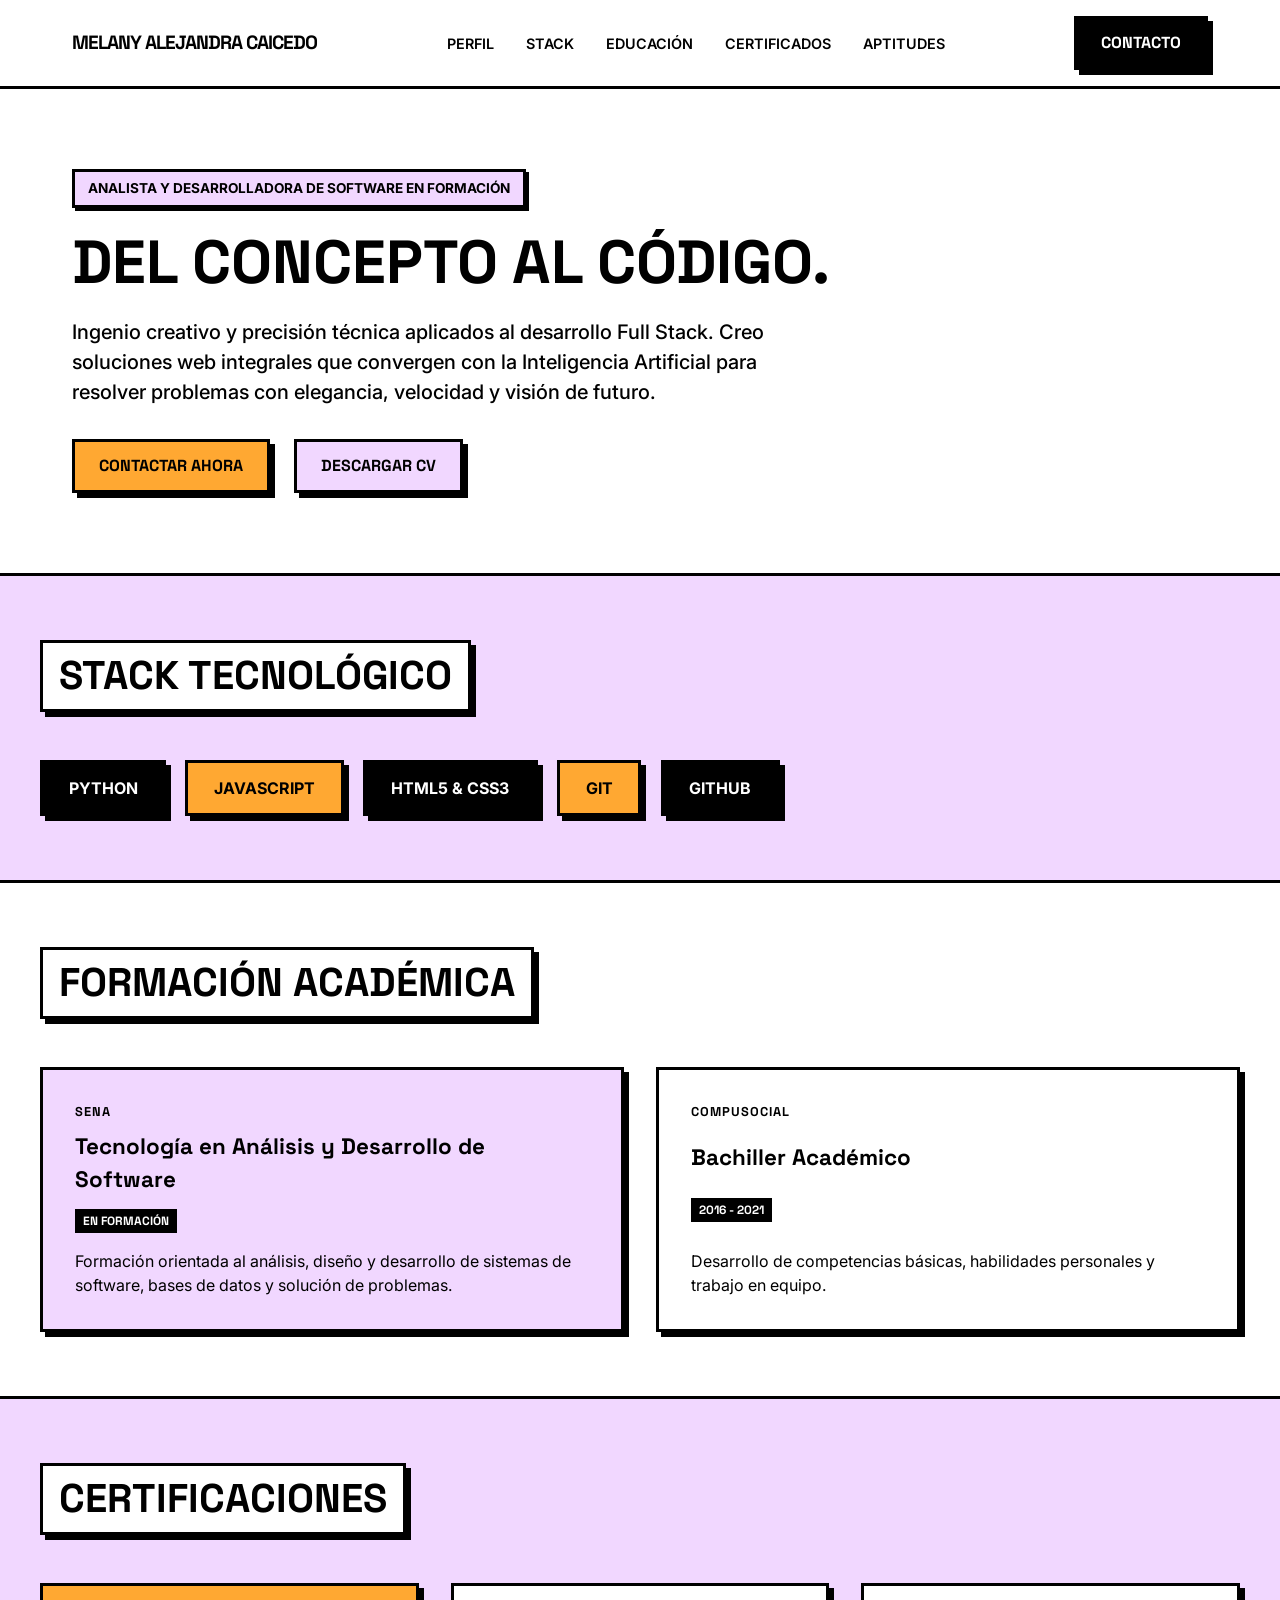
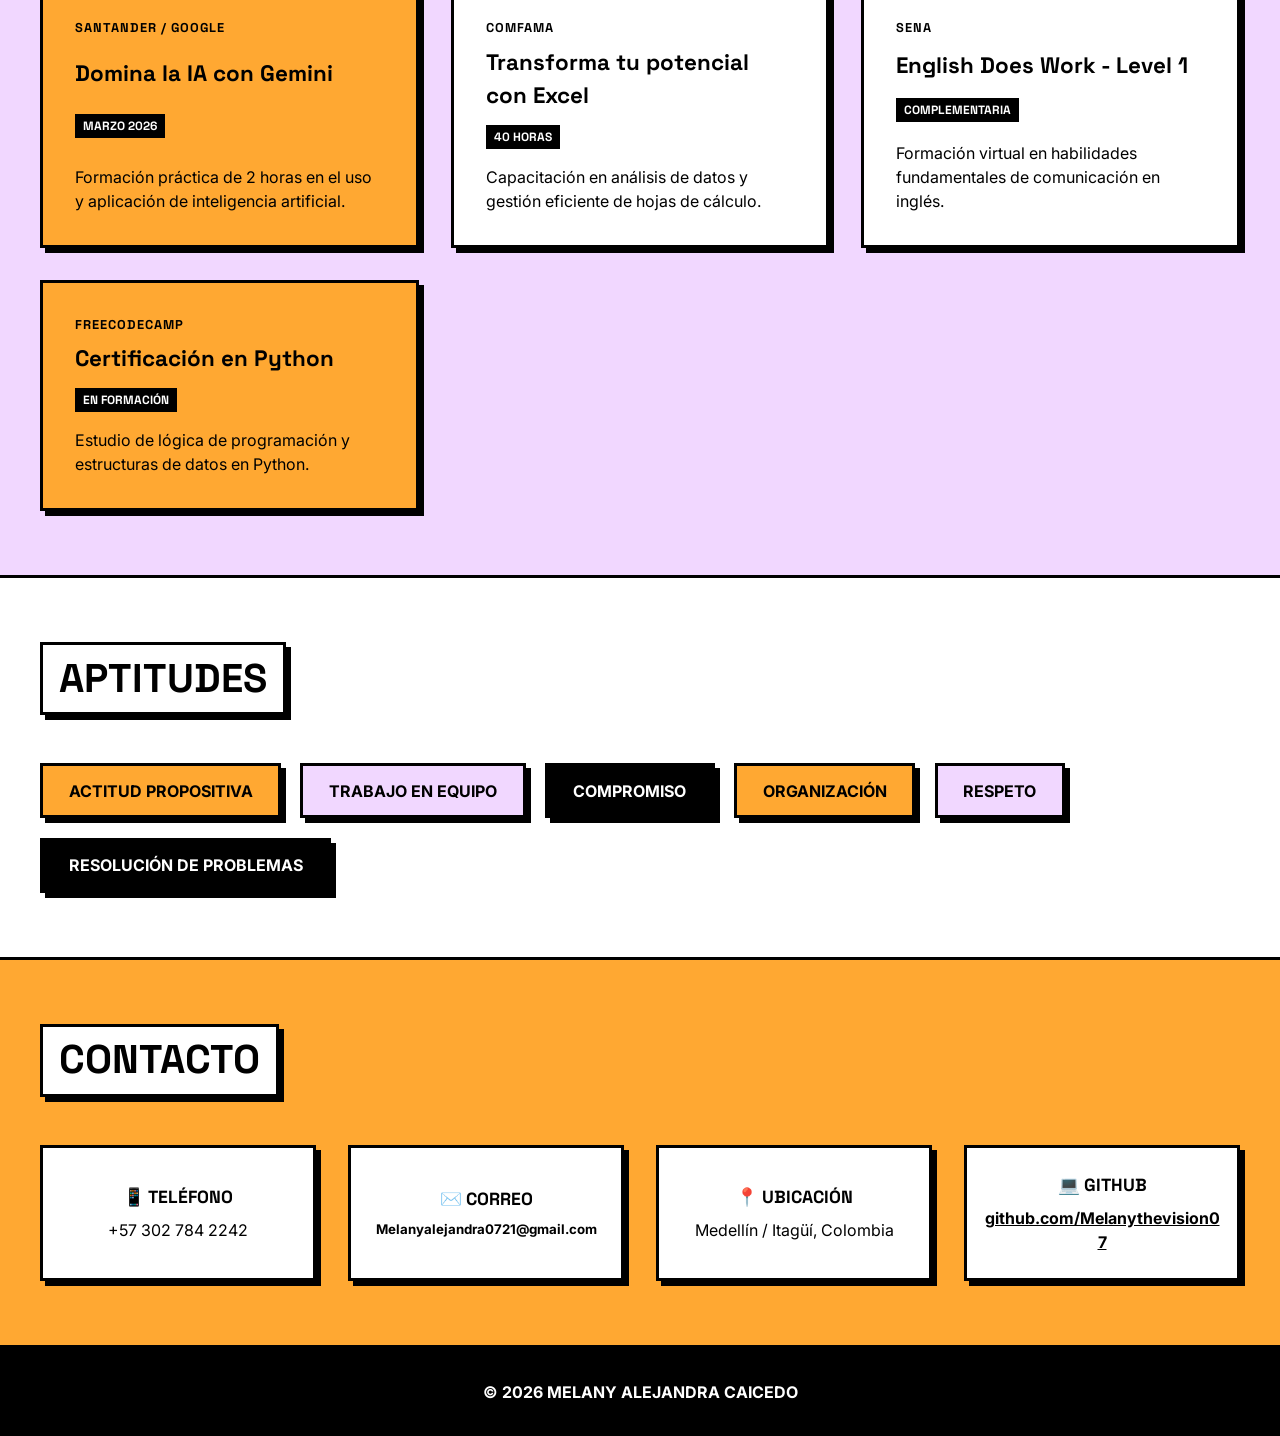
<file: index.html>
<!DOCTYPE html>
<html lang="es">
<head>
    <meta charset="UTF-8">
    <meta name="viewport" content="width=device-width, initial-scale=1.0">
    <title>Melany Alejandra Caicedo - Portafolio Neobrutalista</title>
    <link rel="stylesheet" href="styles.css">
    <!-- Fuente Space Grotesk para estilo Neobrutalista -->
    <link rel="preconnect" href="https://fonts.googleapis.com">
    <link rel="preconnect" href="https://fonts.gstatic.com" crossorigin>
    <link href="https://fonts.googleapis.com/css2?family=Space+Grotesk:wght@500;700;900&family=Inter:wght@400;600;800&display=swap" rel="stylesheet">
</head>
<body>

    <!-- Navegación con Flexbox -->
    <header class="header">
        <nav class="navbar">
            <div class="logo">MELANY ALEJANDRA CAICEDO</div>
            <ul class="nav-links">
                <li><a href="#perfil">Perfil</a></li>
                <li><a href="#tecnologias">Stack</a></li>
                <li><a href="#educacion">Educación</a></li>
                <li><a href="#certificaciones">Certificados</a></li>
                <li><a href="#aptitudes">Aptitudes</a></li>
            </ul>
            <a href="#contacto" class="btn btn-black">Contacto</a>
        </nav>
    </header>

    <!-- Sección Hero -->
    <section class="hero" id="perfil">
        <div class="hero-container">
            <div class="hero-badge">ANALISTA Y DESARROLLADORA DE SOFTWARE EN FORMACIÓN</div>
            <h1 class="hero-title">DEL CONCEPTO AL CÓDIGO.</h1>
            <p class="hero-subtitle">
                Ingenio creativo y precisión técnica aplicados al desarrollo Full Stack. Creo soluciones web integrales que convergen con la Inteligencia Artificial para resolver problemas con elegancia, velocidad y visión de futuro.
            </p>
            <div class="hero-buttons">
                <a href="#contacto" class="btn btn-orange">Contactar Ahora</a>
                <a href="cv.pdf" download="cv.pdf" target="_blank" class="btn btn-purple">Descargar CV</a>
            </div>
        </div>
    </section>

    <!-- Stack Tecnológico (Flexbox) -->
    <section class="section bg-purple" id="tecnologias">
        <div class="section-header">
            <h2 class="section-title">STACK TECNOLÓGICO</h2>
        </div>
        <div class="skills-flex">
            <div class="skill-pill pill-black">Python</div>
            <div class="skill-pill pill-orange">JavaScript</div>
            <div class="skill-pill pill-black">HTML5 & CSS3</div>
            <div class="skill-pill pill-orange">Git</div>
            <div class="skill-pill pill-black">GitHub</div>
        </div>
    </section>

    <!-- Educación (CSS Grid) -->
    <section class="section" id="educacion">
        <div class="section-header">
            <h2 class="section-title">FORMACIÓN ACADÉMICA</h2>
        </div>
        <div class="grid-container">
            <div class="card card-purple">
                <div class="card-tag">SENA</div>
                <h3>Tecnología en Análisis y Desarrollo de Software</h3>
                <p class="status-badge">EN FORMACIÓN</p>
                <p>Formación orientada al análisis, diseño y desarrollo de sistemas de software, bases de datos y solución de problemas.</p>
            </div>
            <div class="card card-white">
                <div class="card-tag">COMPUSOCIAL</div>
                <h3>Bachiller Académico</h3>
                <p class="status-badge">2016 - 2021</p>
                <p>Desarrollo de competencias básicas, habilidades personales y trabajo en equipo.</p>
            </div>
        </div>
    </section>

    <!-- Certificaciones (CSS Grid) -->
    <section class="section bg-purple" id="certificaciones">
        <div class="section-header">
            <h2 class="section-title">CERTIFICACIONES</h2>
        </div>
        <div class="grid-container">
            <div class="card card-orange">
                <div class="card-tag">SANTANDER / GOOGLE</div>
                <h3>Domina la IA con Gemini</h3>
                <p class="status-badge">MARZO 2026</p>
                <p>Formación práctica de 2 horas en el uso y aplicación de inteligencia artificial.</p>
            </div>
            <div class="card card-white">
                <div class="card-tag">COMFAMA</div>
                <h3>Transforma tu potencial con Excel</h3>
                <p class="status-badge">40 HORAS</p>
                <p>Capacitación en análisis de datos y gestión eficiente de hojas de cálculo.</p>
            </div>
            <div class="card card-white">
                <div class="card-tag">SENA</div>
                <h3>English Does Work - Level 1</h3>
                <p class="status-badge">COMPLEMENTARIA</p>
                <p>Formación virtual en habilidades fundamentales de comunicación en inglés.</p>
            </div>
            <div class="card card-orange">
                <div class="card-tag">FREECODECAMP</div>
                <h3>Certificación en Python</h3>
                <p class="status-badge">EN FORMACIÓN</p>
                <p>Estudio de lógica de programación y estructuras de datos en Python.</p>
            </div>
        </div>
    </section>

    <!-- Aptitudes (Flexbox) -->
    <section class="section" id="aptitudes">
        <div class="section-header">
            <h2 class="section-title">APTITUDES</h2>
        </div>
        <div class="skills-flex">
            <div class="skill-pill pill-orange">Actitud Propositiva</div>
            <div class="skill-pill pill-purple">Trabajo en Equipo</div>
            <div class="skill-pill pill-black">Compromiso</div>
            <div class="skill-pill pill-orange">Organización</div>
            <div class="skill-pill pill-purple">Respeto</div>
            <div class="skill-pill pill-black">Resolución de Problemas</div>
        </div>
    </section>

    <!-- Contacto (Grid) -->
    <section class="section bg-orange" id="contacto">
        <div class="section-header">
            <h2 class="section-title">CONTACTO</h2>
        </div>
        <div class="contact-grid">
            <div class="contact-card">
                <h3>📱 TELÉFONO</h3>
                <p>+57 302 784 2242</p>
            </div>
            <div class="contact-card">
                <h3>✉️ CORREO</h3>
                <h5>Melanyalejandra0721@gmail.com</h5>
            </div>
            <div class="contact-card">
                <h3>📍 UBICACIÓN</h3>
                <p>Medellín / Itagüí, Colombia</p>
            </div>
            <div class="contact-card">
                <h3>💻 GITHUB</h3>
                <p><a href="https://github.com/Melanythevision07" target="_blank" class="contact-link">github.com/Melanythevision07</a></p>
            </div>
        </div>
    </section>

    <footer class="footer">
        <p>© 2026 MELANY ALEJANDRA CAICEDO</p>
    </footer>

</body>
</html>
</file>
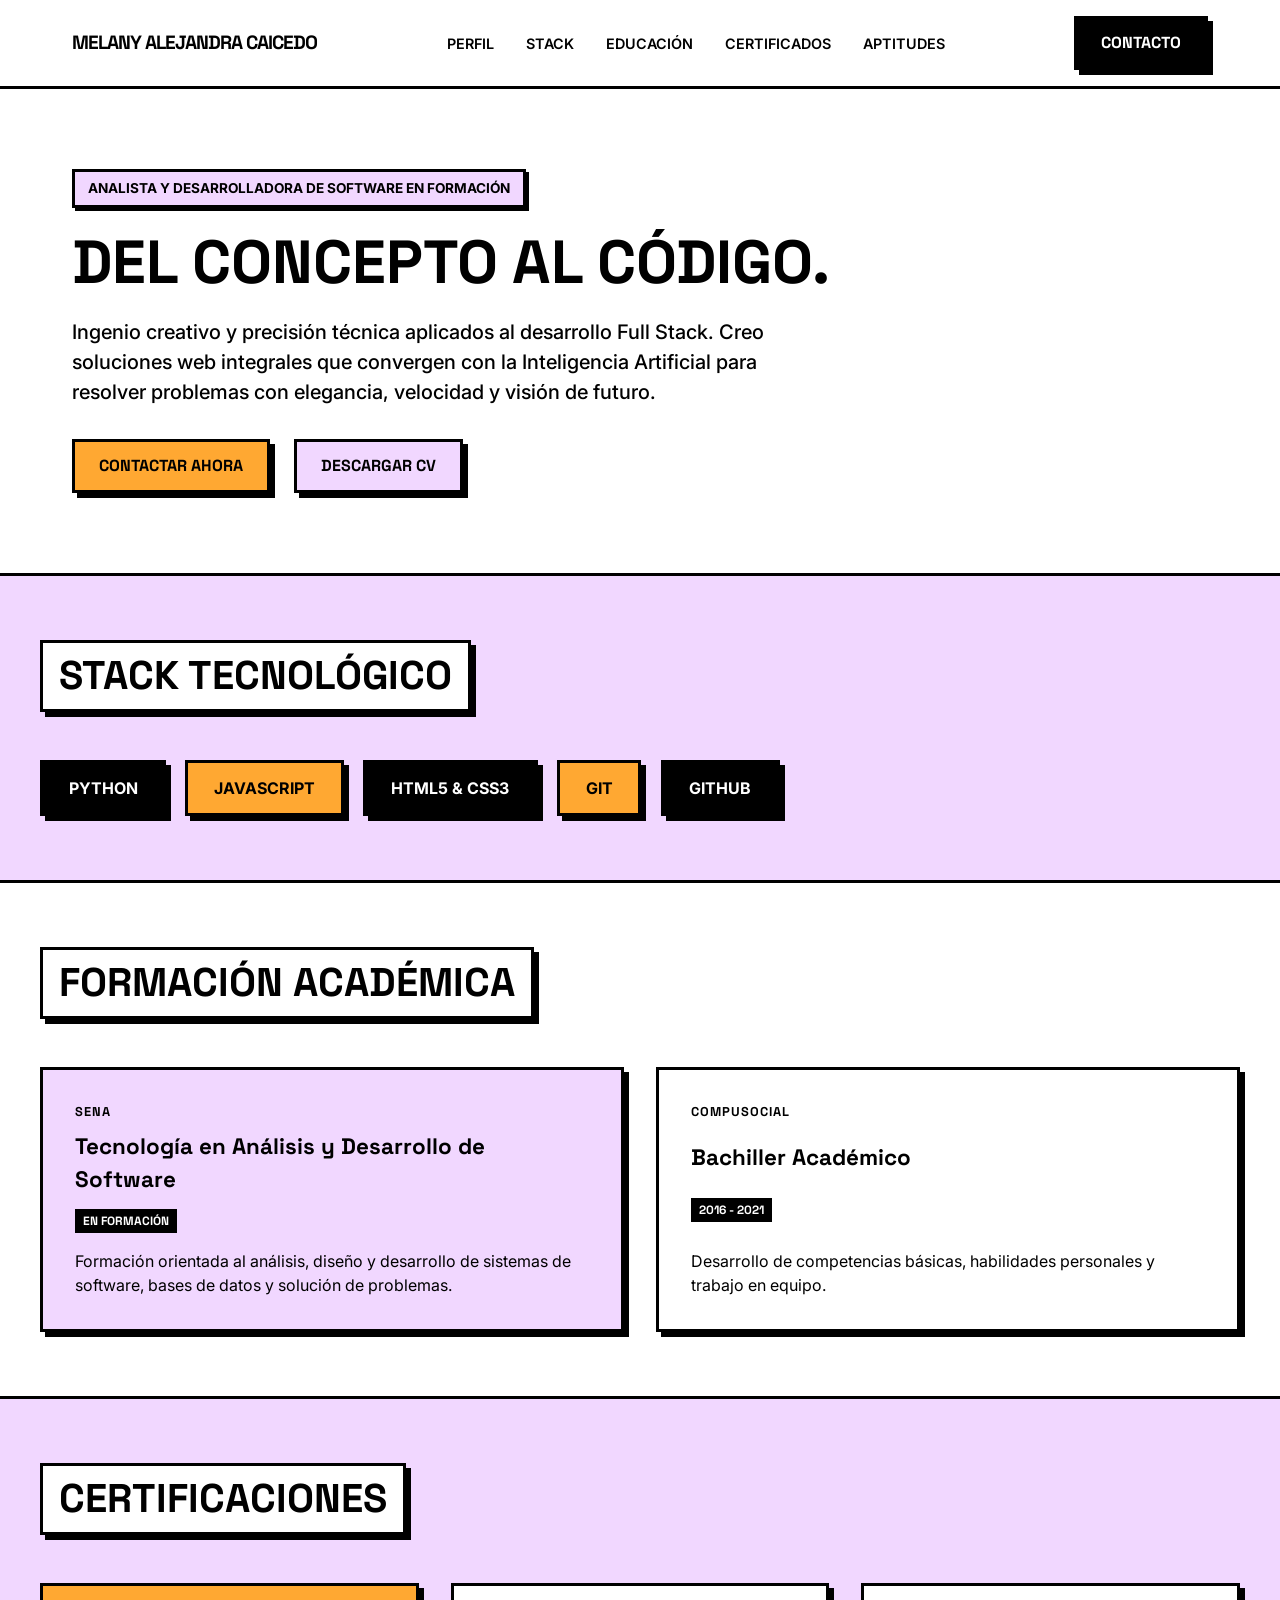
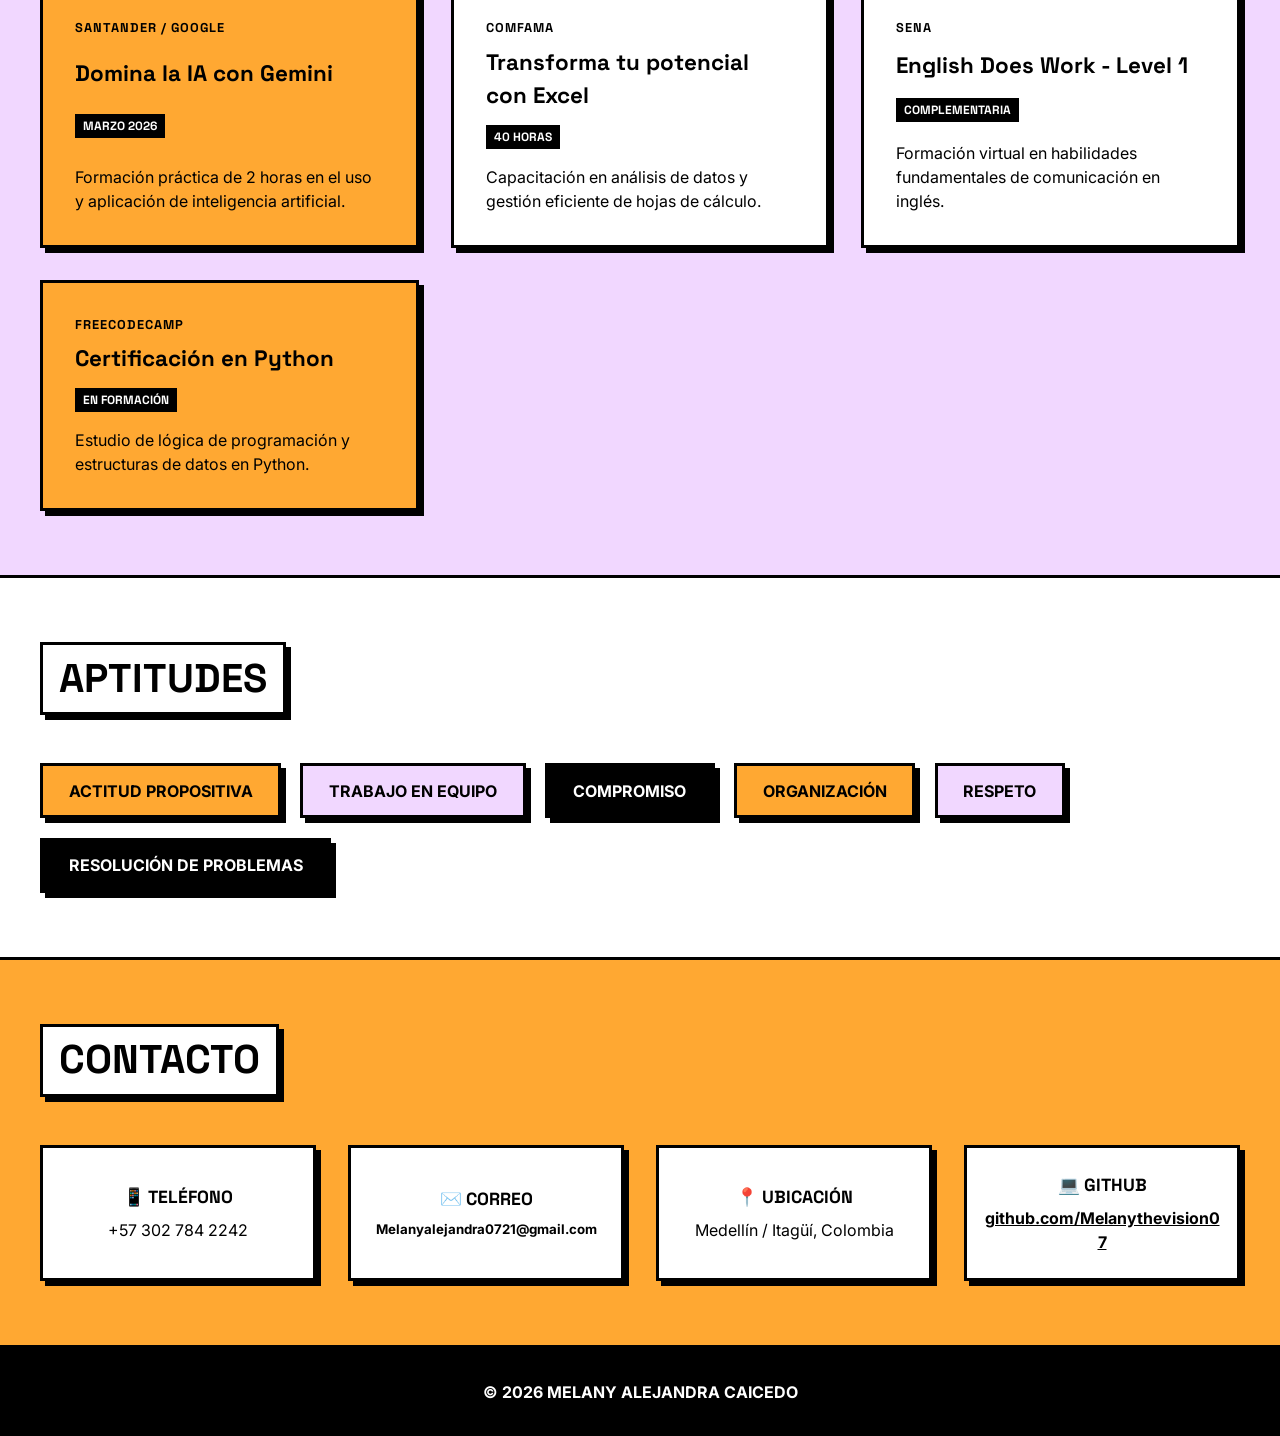
<file: Desktop/Portafolio-main/index.html>
<!DOCTYPE html>
<html lang="es">
<head>
    <meta charset="UTF-8">
    <meta name="viewport" content="width=device-width, initial-scale=1.0">
    <title>Melany Alejandra Caicedo - Portafolio Neobrutalista</title>
    <link rel="stylesheet" href="styles.css">
    <!-- Fuente Space Grotesk para estilo Neobrutalista -->
    <link rel="preconnect" href="https://fonts.googleapis.com">
    <link rel="preconnect" href="https://fonts.gstatic.com" crossorigin>
    <link href="https://fonts.googleapis.com/css2?family=Space+Grotesk:wght@500;700;900&family=Inter:wght@400;600;800&display=swap" rel="stylesheet">
</head>
<body>

    <!-- Navegación con Flexbox -->
    <header class="header">
        <nav class="navbar">
            <div class="logo">MELANY ALEJANDRA CAICEDO</div>
            <ul class="nav-links">
                <li><a href="#perfil">Perfil</a></li>
                <li><a href="#tecnologias">Stack</a></li>
                <li><a href="#educacion">Educación</a></li>
                <li><a href="#certificaciones">Certificados</a></li>
                <li><a href="#aptitudes">Aptitudes</a></li>
            </ul>
            <a href="#contacto" class="btn btn-black">Contacto</a>
        </nav>
    </header>

    <!-- Sección Hero -->
    <section class="hero" id="perfil">
        <div class="hero-container">
            <div class="hero-badge">ANALISTA Y DESARROLLADORA DE SOFTWARE EN FORMACIÓN</div>
            <h1 class="hero-title">DEL CONCEPTO AL CÓDIGO.</h1>
            <p class="hero-subtitle">
                Ingenio creativo y precisión técnica aplicados al desarrollo Full Stack. Creo soluciones web integrales que convergen con la Inteligencia Artificial para resolver problemas con elegancia, velocidad y visión de futuro.
            </p>
            <div class="hero-buttons">
                <a href="#contacto" class="btn btn-orange">Contactar Ahora</a>
                <a href="cv.pdf" target="_blank" class="btn btn-purple">Descargar CV</a>
            </div>
        </div>
    </section>

    <!-- Stack Tecnológico (Flexbox) -->
    <section class="section bg-purple" id="tecnologias">
        <div class="section-header">
            <h2 class="section-title">STACK TECNOLÓGICO</h2>
        </div>
        <div class="skills-flex">
            <div class="skill-pill pill-black">Python</div>
            <div class="skill-pill pill-orange">JavaScript</div>
            <div class="skill-pill pill-black">HTML5 & CSS3</div>
            <div class="skill-pill pill-orange">Git</div>
            <div class="skill-pill pill-black">GitHub</div>
        </div>
    </section>

    <!-- Educación (CSS Grid) -->
    <section class="section" id="educacion">
        <div class="section-header">
            <h2 class="section-title">FORMACIÓN ACADÉMICA</h2>
        </div>
        <div class="grid-container">
            <div class="card card-purple">
                <div class="card-tag">SENA</div>
                <h3>Tecnología en Análisis y Desarrollo de Software</h3>
                <p class="status-badge">EN FORMACIÓN</p>
                <p>Formación orientada al análisis, diseño y desarrollo de sistemas de software, bases de datos y solución de problemas.</p>
            </div>
            <div class="card card-white">
                <div class="card-tag">COMPUSOCIAL</div>
                <h3>Bachiller Académico</h3>
                <p class="status-badge">2016 - 2021</p>
                <p>Desarrollo de competencias básicas, habilidades personales y trabajo en equipo.</p>
            </div>
        </div>
    </section>

    <!-- Certificaciones (CSS Grid) -->
    <section class="section bg-purple" id="certificaciones">
        <div class="section-header">
            <h2 class="section-title">CERTIFICACIONES</h2>
        </div>
        <div class="grid-container">
            <div class="card card-orange">
                <div class="card-tag">SANTANDER / GOOGLE</div>
                <h3>Domina la IA con Gemini</h3>
                <p class="status-badge">MARZO 2026</p>
                <p>Formación práctica de 2 horas en el uso y aplicación de inteligencia artificial.</p>
            </div>
            <div class="card card-white">
                <div class="card-tag">COMFAMA</div>
                <h3>Transforma tu potencial con Excel</h3>
                <p class="status-badge">40 HORAS</p>
                <p>Capacitación en análisis de datos y gestión eficiente de hojas de cálculo.</p>
            </div>
            <div class="card card-white">
                <div class="card-tag">SENA</div>
                <h3>English Does Work - Level 1</h3>
                <p class="status-badge">COMPLEMENTARIA</p>
                <p>Formación virtual en habilidades fundamentales de comunicación en inglés.</p>
            </div>
            <div class="card card-orange">
                <div class="card-tag">FREECODECAMP</div>
                <h3>Certificación en Python</h3>
                <p class="status-badge">EN FORMACIÓN</p>
                <p>Estudio de lógica de programación y estructuras de datos en Python.</p>
            </div>
        </div>
    </section>

    <!-- Aptitudes (Flexbox) -->
    <section class="section" id="aptitudes">
        <div class="section-header">
            <h2 class="section-title">APTITUDES</h2>
        </div>
        <div class="skills-flex">
            <div class="skill-pill pill-orange">Actitud Propositiva</div>
            <div class="skill-pill pill-purple">Trabajo en Equipo</div>
            <div class="skill-pill pill-black">Compromiso</div>
            <div class="skill-pill pill-orange">Organización</div>
            <div class="skill-pill pill-purple">Respeto</div>
            <div class="skill-pill pill-black">Resolución de Problemas</div>
        </div>
    </section>

    <!-- Contacto (Grid) -->
    <section class="section bg-orange" id="contacto">
        <div class="section-header">
            <h2 class="section-title">CONTACTO</h2>
        </div>
        <div class="contact-grid">
            <div class="contact-card">
                <h3>📱 TELÉFONO</h3>
                <p>+57 302 784 2242</p>
            </div>
            <div class="contact-card">
                <h3>✉️ CORREO</h3>
                <h5>Melanyalejandra0721@gmail.com</h5>
            </div>
            <div class="contact-card">
                <h3>📍 UBICACIÓN</h3>
                <p>Medellín / Itagüí, Colombia</p>
            </div>
            <div class="contact-card">
                <h3>💻 GITHUB</h3>
                <p><a href="https://github.com/Melanythevision07" target="_blank" class="contact-link">github.com/Melanythevision07</a></p>
            </div>
        </div>
    </section>

    <footer class="footer">
        <p>© 2026 MELANY ALEJANDRA CAICEDO</p>
    </footer>

</body>
</html>
</file>
<file: styles.css>
/* VARIABLES DE COLOR (Paleta enviada) */
:root {
    --black: #000000;
    --orange: #FFA832;
    --purple: #F1D7FF;
    --white: #FFFFFF;
    --border-width: 3px;
    --shadow-distance: 5px;
}

/* RESET */
* {
    margin: 0;
    padding: 0;
    box-sizing: border-box;
}

body {
    font-family: 'Inter', sans-serif;
    background-color: var(--white);
    color: var(--black);
    line-height: 1.5;
}

h1, h2, h3, .logo, .btn, .card-tag, .status-badge {
    font-family: 'Space Grotesk', sans-serif;
    font-weight: 700;
}

/* NAVEGACIÓN NEOBRUTALISTA */
.header {
    background-color: var(--white);
    border-bottom: var(--border-width) solid var(--black);
    position: sticky;
    top: 0;
    z-index: 1000;
}

.navbar {
    display: flex;
    justify-content: space-between;
    align-items: center;
    max-width: 1200px;
    margin: 0 auto;
    padding: 1rem 2rem;
}

.logo {
    font-size: 1.5rem;
    font-weight: 900;
    letter-spacing: -1px;
}

.nav-links {
    display: flex;
    list-style: none;
    gap: 2rem;
}

.nav-links a {
    color: var(--black);
    text-decoration: none;
    font-weight: 600;
    text-transform: uppercase;
    font-size: 0.9rem;
}

.nav-links a:hover {
    text-decoration: underline;
}

/* BOTONES ESTILO NEOBRUTALISMO */
.btn {
    display: inline-block;
    padding: 0.75rem 1.5rem;
    border: var(--border-width) solid var(--black);
    font-weight: 700;
    text-decoration: none;
    text-transform: uppercase;
    box-shadow: var(--shadow-distance) var(--shadow-distance) 0px var(--black);
    transition: all 0.1s ease;
    cursor: pointer;
}

.btn:hover {
    transform: translate(-2px, -2px);
    box-shadow: 7px 7px 0px var(--black);
}

.btn:active {
    transform: translate(2px, 2px);
    box-shadow: 2px 2px 0px var(--black);
}

.btn-black { background-color: var(--black); color: var(--white); }
.btn-orange { background-color: var(--orange); color: var(--black); }
.btn-purple { background-color: var(--purple); color: var(--black); }

/* HERO SECTION */
.hero {
    padding: 5rem 2rem;
    max-width: 1200px;
    margin: 0 auto;
}

.hero-badge {
    display: inline-block;
    border: var(--border-width) solid var(--black);
    background-color: var(--purple);
    padding: 0.4rem 0.8rem;
    font-weight: 700;
    font-size: 0.85rem;
    margin-bottom: 1.5rem;
    box-shadow: 3px 3px 0px var(--black);
}

.hero-title {
    font-size: 3.8rem;
    line-height: 1;
    font-weight: 900;
    margin-bottom: 1.5rem;
    text-transform: uppercase;
}

.hero-subtitle {
    font-size: 1.25rem;
    max-width: 750px;
    margin-bottom: 2rem;
    font-weight: 500;
}

.hero-buttons {
    display: flex;
    gap: 1.5rem;
    flex-wrap: wrap;
}

/* SECCIONES GENERALES */
.section {
    padding: 4rem 2rem;
    border-top: var(--border-width) solid var(--black);
}

.bg-purple { background-color: var(--purple); }
.bg-orange { background-color: var(--orange); }

.section-header {
    max-width: 1200px;
    margin: 0 auto 3rem auto;
}

.section-title {
    font-size: 2.5rem;
    font-weight: 900;
    display: inline-block;
    background-color: var(--white);
    padding: 0.2rem 1rem;
    border: var(--border-width) solid var(--black);
    box-shadow: var(--shadow-distance) var(--shadow-distance) 0px var(--black);
}

/* GRID CONTAINER & CARDS */
.grid-container {
    display: grid;
    grid-template-columns: repeat(auto-fit, minmax(280px, 1fr));
    gap: 2rem;
    max-width: 1200px;
    margin: 0 auto;
}

.card {
    border: var(--border-width) solid var(--black);
    padding: 2rem;
    box-shadow: var(--shadow-distance) var(--shadow-distance) 0px var(--black);
    display: flex;
    flex-direction: column;
    justify-content: space-between;
}

.card-white { background-color: var(--white); }
.card-orange { background-color: var(--orange); }
.card-purple { background-color: var(--purple); }

.card-tag {
    font-size: 0.8rem;
    text-transform: uppercase;
    letter-spacing: 1px;
    margin-bottom: 0.5rem;
}

.card h3 {
    font-size: 1.4rem;
    margin-bottom: 0.75rem;
}

.status-badge {
    display: inline-block;
    width: fit-content;
    background-color: var(--black);
    color: var(--white);
    padding: 0.2rem 0.5rem;
    font-size: 0.75rem;
    margin-bottom: 1rem;
}

/* APTITUDES (FLEXBOX) */
.skills-flex {
    display: flex;
    flex-wrap: wrap;
    gap: 1.2rem;
    max-width: 1200px;
    margin: 0 auto;
}

.skill-pill {
    border: var(--border-width) solid var(--black);
    padding: 0.8rem 1.6rem;
    font-weight: 700;
    text-transform: uppercase;
    box-shadow: var(--shadow-distance) var(--shadow-distance) 0px var(--black);
}

.pill-orange { background-color: var(--orange); }
.pill-purple { background-color: var(--purple); }
.pill-black { background-color: var(--black); color: var(--white); }

/* CONTACTO */
.contact-grid {
    display: grid;
    grid-template-columns: repeat(auto-fit, minmax(250px, 1fr));
    gap: 2rem;
    max-width: 1200px;
    margin: 0 auto;
}

.contact-card {
    background-color: var(--white);
    border: var(--border-width) solid var(--black);
    padding: 1.5rem 1rem;
    box-shadow: var(--shadow-distance) var(--shadow-distance) 0px var(--black);
    
    /* Centrado con Flexbox y alineación de texto */
    display: flex;
    flex-direction: column;
    align-items: center;
    justify-content: center;
    text-align: center;
    
    /* Control de desbordamiento de texto largo */
    word-break: break-word;
    overflow-wrap: anywhere;
}

.contact-card h3 {
    font-size: 1.1rem;
    margin-bottom: 0.5rem;
}

.contact-card p {
    margin: 0;
    width: 100%;
}

.contact-link {
    color: var(--black);
    font-weight: 700;
    text-decoration: underline;
    word-break: break-all;
}

.contact-link:hover {
    background-color: var(--purple);
}

.footer {
    background-color: var(--black);
    color: var(--white);
    text-align: center;
    padding: 2rem;
    font-weight: 700;
    border-top: var(--border-width) solid var(--black);
}

/* RESPONSIVIDAD */
@media (max-width: 768px) {
    .navbar {
        flex-direction: column;
        gap: 1rem;
    }
    
    .nav-links {
        gap: 1rem;
    }

    .hero-title {
        font-size: 2.5rem;
    }
}

/* AJUSTES PARA FLUIDIDEZ EN MÓVILES Y TABLETS */

/* Transición suave para desplazamientos */
html {
    scroll-behavior: smooth;
}

/* Evitar desbordamiento horizontal general */
body {
    overflow-x: hidden;
    width: 100%;
}

/* Ajuste general del Logo */
.logo {
    font-size: 1.2rem;
    font-weight: 900;
    text-align: center;
    word-break: break-word;
}

/* MEDIA QUERIES MEJORADAS (MÓVILES) */
@media (max-width: 768px) {
    .navbar {
        flex-direction: column;
        padding: 1rem;
        gap: 0.8rem;
        text-align: center;
    }

    .logo {
        font-size: 1.1rem;
        letter-spacing: 0px;
    }

    .nav-links {
        display: flex;
        flex-wrap: wrap;
        justify-content: center;
        gap: 0.6rem 1rem;
        padding: 0;
        width: 100%;
    }

    .nav-links a {
        font-size: 0.8rem;
    }

    .navbar .btn {
        width: 100%;
        max-width: 250px;
        padding: 0.5rem 1rem;
        font-size: 0.85rem;
    }

    /* Hero section para celulares */
    .hero {
        padding: 3rem 1.2rem;
    }

    .hero-title {
        font-size: 2.1rem;
        word-break: break-word;
    }

    .hero-subtitle {
        font-size: 1rem;
    }

    .hero-buttons {
        flex-direction: column;
        width: 100%;
    }

    .hero-buttons .btn {
        width: 100%;
        text-align: center;
    }

    /* Ajuste de padding en secciones */
    .section {
        padding: 2.5rem 1.2rem;
    }

    .section-title {
        font-size: 1.8rem;
    }
}

/* AJUSTE PARA PANTALLAS MUY PEQUEÑAS (Menos de 400px) */
@media (max-width: 400px) {
    .logo {
        font-size: 0.95rem;
    }

    .nav-links {
        gap: 0.4rem 0.8rem;
    }
}
</file>
<file: Desktop/Portafolio-main/styles.css>
/* VARIABLES DE COLOR (Paleta enviada) */
:root {
    --black: #000000;
    --orange: #FFA832;
    --purple: #F1D7FF;
    --white: #FFFFFF;
    --border-width: 3px;
    --shadow-distance: 5px;
}

/* RESET */
* {
    margin: 0;
    padding: 0;
    box-sizing: border-box;
}

body {
    font-family: 'Inter', sans-serif;
    background-color: var(--white);
    color: var(--black);
    line-height: 1.5;
}

h1, h2, h3, .logo, .btn, .card-tag, .status-badge {
    font-family: 'Space Grotesk', sans-serif;
    font-weight: 700;
}

/* NAVEGACIÓN NEOBRUTALISTA */
.header {
    background-color: var(--white);
    border-bottom: var(--border-width) solid var(--black);
    position: sticky;
    top: 0;
    z-index: 1000;
}

.navbar {
    display: flex;
    justify-content: space-between;
    align-items: center;
    max-width: 1200px;
    margin: 0 auto;
    padding: 1rem 2rem;
}

.logo {
    font-size: 1.5rem;
    font-weight: 900;
    letter-spacing: -1px;
}

.nav-links {
    display: flex;
    list-style: none;
    gap: 2rem;
}

.nav-links a {
    color: var(--black);
    text-decoration: none;
    font-weight: 600;
    text-transform: uppercase;
    font-size: 0.9rem;
}

.nav-links a:hover {
    text-decoration: underline;
}

/* BOTONES ESTILO NEOBRUTALISMO */
.btn {
    display: inline-block;
    padding: 0.75rem 1.5rem;
    border: var(--border-width) solid var(--black);
    font-weight: 700;
    text-decoration: none;
    text-transform: uppercase;
    box-shadow: var(--shadow-distance) var(--shadow-distance) 0px var(--black);
    transition: all 0.1s ease;
    cursor: pointer;
}

.btn:hover {
    transform: translate(-2px, -2px);
    box-shadow: 7px 7px 0px var(--black);
}

.btn:active {
    transform: translate(2px, 2px);
    box-shadow: 2px 2px 0px var(--black);
}

.btn-black { background-color: var(--black); color: var(--white); }
.btn-orange { background-color: var(--orange); color: var(--black); }
.btn-purple { background-color: var(--purple); color: var(--black); }

/* HERO SECTION */
.hero {
    padding: 5rem 2rem;
    max-width: 1200px;
    margin: 0 auto;
}

.hero-badge {
    display: inline-block;
    border: var(--border-width) solid var(--black);
    background-color: var(--purple);
    padding: 0.4rem 0.8rem;
    font-weight: 700;
    font-size: 0.85rem;
    margin-bottom: 1.5rem;
    box-shadow: 3px 3px 0px var(--black);
}

.hero-title {
    font-size: 3.8rem;
    line-height: 1;
    font-weight: 900;
    margin-bottom: 1.5rem;
    text-transform: uppercase;
}

.hero-subtitle {
    font-size: 1.25rem;
    max-width: 750px;
    margin-bottom: 2rem;
    font-weight: 500;
}

.hero-buttons {
    display: flex;
    gap: 1.5rem;
    flex-wrap: wrap;
}

/* SECCIONES GENERALES */
.section {
    padding: 4rem 2rem;
    border-top: var(--border-width) solid var(--black);
}

.bg-purple { background-color: var(--purple); }
.bg-orange { background-color: var(--orange); }

.section-header {
    max-width: 1200px;
    margin: 0 auto 3rem auto;
}

.section-title {
    font-size: 2.5rem;
    font-weight: 900;
    display: inline-block;
    background-color: var(--white);
    padding: 0.2rem 1rem;
    border: var(--border-width) solid var(--black);
    box-shadow: var(--shadow-distance) var(--shadow-distance) 0px var(--black);
}

/* GRID CONTAINER & CARDS */
.grid-container {
    display: grid;
    grid-template-columns: repeat(auto-fit, minmax(280px, 1fr));
    gap: 2rem;
    max-width: 1200px;
    margin: 0 auto;
}

.card {
    border: var(--border-width) solid var(--black);
    padding: 2rem;
    box-shadow: var(--shadow-distance) var(--shadow-distance) 0px var(--black);
    display: flex;
    flex-direction: column;
    justify-content: space-between;
}

.card-white { background-color: var(--white); }
.card-orange { background-color: var(--orange); }
.card-purple { background-color: var(--purple); }

.card-tag {
    font-size: 0.8rem;
    text-transform: uppercase;
    letter-spacing: 1px;
    margin-bottom: 0.5rem;
}

.card h3 {
    font-size: 1.4rem;
    margin-bottom: 0.75rem;
}

.status-badge {
    display: inline-block;
    width: fit-content;
    background-color: var(--black);
    color: var(--white);
    padding: 0.2rem 0.5rem;
    font-size: 0.75rem;
    margin-bottom: 1rem;
}

/* APTITUDES (FLEXBOX) */
.skills-flex {
    display: flex;
    flex-wrap: wrap;
    gap: 1.2rem;
    max-width: 1200px;
    margin: 0 auto;
}

.skill-pill {
    border: var(--border-width) solid var(--black);
    padding: 0.8rem 1.6rem;
    font-weight: 700;
    text-transform: uppercase;
    box-shadow: var(--shadow-distance) var(--shadow-distance) 0px var(--black);
}

.pill-orange { background-color: var(--orange); }
.pill-purple { background-color: var(--purple); }
.pill-black { background-color: var(--black); color: var(--white); }

/* CONTACTO */
.contact-grid {
    display: grid;
    grid-template-columns: repeat(auto-fit, minmax(250px, 1fr));
    gap: 2rem;
    max-width: 1200px;
    margin: 0 auto;
}

.contact-card {
    background-color: var(--white);
    border: var(--border-width) solid var(--black);
    padding: 1.5rem 1rem;
    box-shadow: var(--shadow-distance) var(--shadow-distance) 0px var(--black);
    
    /* Centrado con Flexbox y alineación de texto */
    display: flex;
    flex-direction: column;
    align-items: center;
    justify-content: center;
    text-align: center;
    
    /* Control de desbordamiento de texto largo */
    word-break: break-word;
    overflow-wrap: anywhere;
}

.contact-card h3 {
    font-size: 1.1rem;
    margin-bottom: 0.5rem;
}

.contact-card p {
    margin: 0;
    width: 100%;
}

.contact-link {
    color: var(--black);
    font-weight: 700;
    text-decoration: underline;
    word-break: break-all;
}

.contact-link:hover {
    background-color: var(--purple);
}

.footer {
    background-color: var(--black);
    color: var(--white);
    text-align: center;
    padding: 2rem;
    font-weight: 700;
    border-top: var(--border-width) solid var(--black);
}

/* RESPONSIVIDAD */
@media (max-width: 768px) {
    .navbar {
        flex-direction: column;
        gap: 1rem;
    }
    
    .nav-links {
        gap: 1rem;
    }

    .hero-title {
        font-size: 2.5rem;
    }
}

/* AJUSTES PARA FLUIDIDEZ EN MÓVILES Y TABLETS */

/* Transición suave para desplazamientos */
html {
    scroll-behavior: smooth;
}

/* Evitar desbordamiento horizontal general */
body {
    overflow-x: hidden;
    width: 100%;
}

/* Ajuste general del Logo */
.logo {
    font-size: 1.2rem;
    font-weight: 900;
    text-align: center;
    word-break: break-word;
}

/* MEDIA QUERIES MEJORADAS (MÓVILES) */
@media (max-width: 768px) {
    .navbar {
        flex-direction: column;
        padding: 1rem;
        gap: 0.8rem;
        text-align: center;
    }

    .logo {
        font-size: 1.1rem;
        letter-spacing: 0px;
    }

    .nav-links {
        display: flex;
        flex-wrap: wrap;
        justify-content: center;
        gap: 0.6rem 1rem;
        padding: 0;
        width: 100%;
    }

    .nav-links a {
        font-size: 0.8rem;
    }

    .navbar .btn {
        width: 100%;
        max-width: 250px;
        padding: 0.5rem 1rem;
        font-size: 0.85rem;
    }

    /* Hero section para celulares */
    .hero {
        padding: 3rem 1.2rem;
    }

    .hero-title {
        font-size: 2.1rem;
        word-break: break-word;
    }

    .hero-subtitle {
        font-size: 1rem;
    }

    .hero-buttons {
        flex-direction: column;
        width: 100%;
    }

    .hero-buttons .btn {
        width: 100%;
        text-align: center;
    }

    /* Ajuste de padding en secciones */
    .section {
        padding: 2.5rem 1.2rem;
    }

    .section-title {
        font-size: 1.8rem;
    }
}

/* AJUSTE PARA PANTALLAS MUY PEQUEÑAS (Menos de 400px) */
@media (max-width: 400px) {
    .logo {
        font-size: 0.95rem;
    }

    .nav-links {
        gap: 0.4rem 0.8rem;
    }
}
</file>
